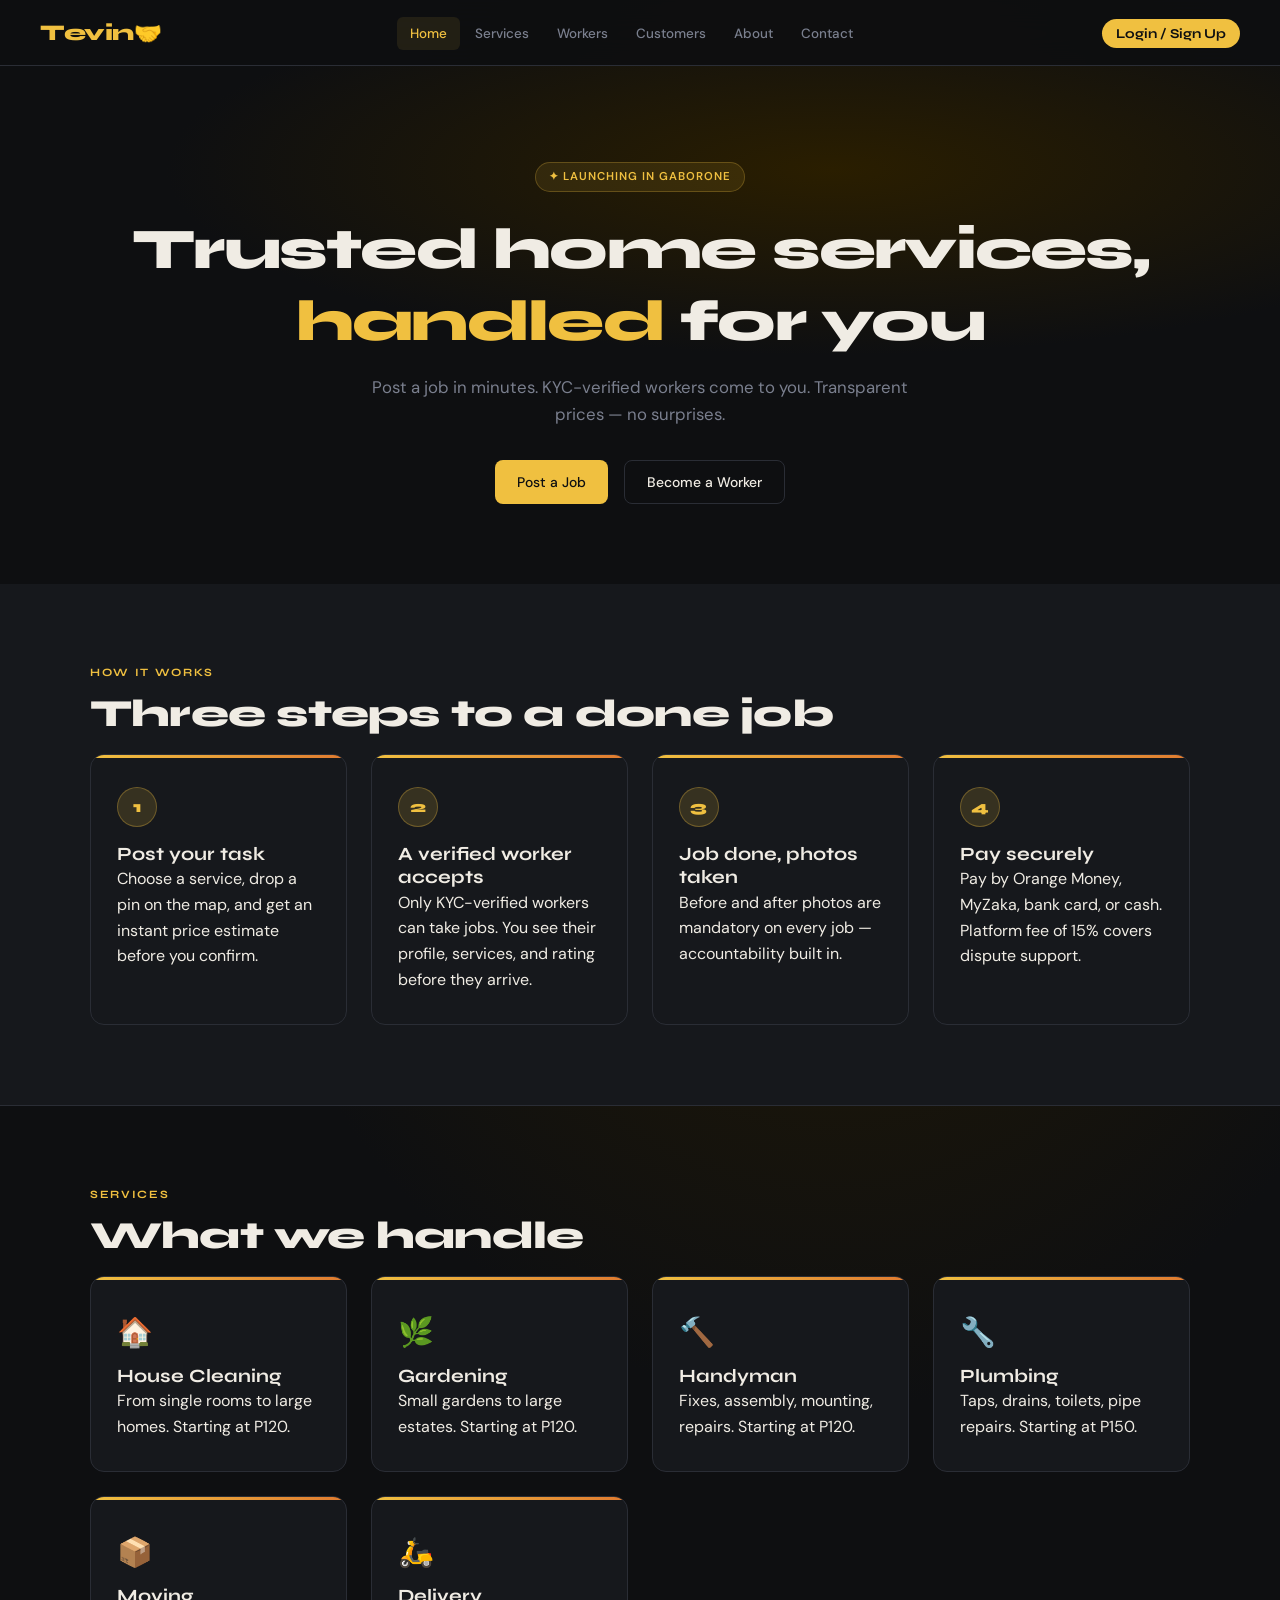
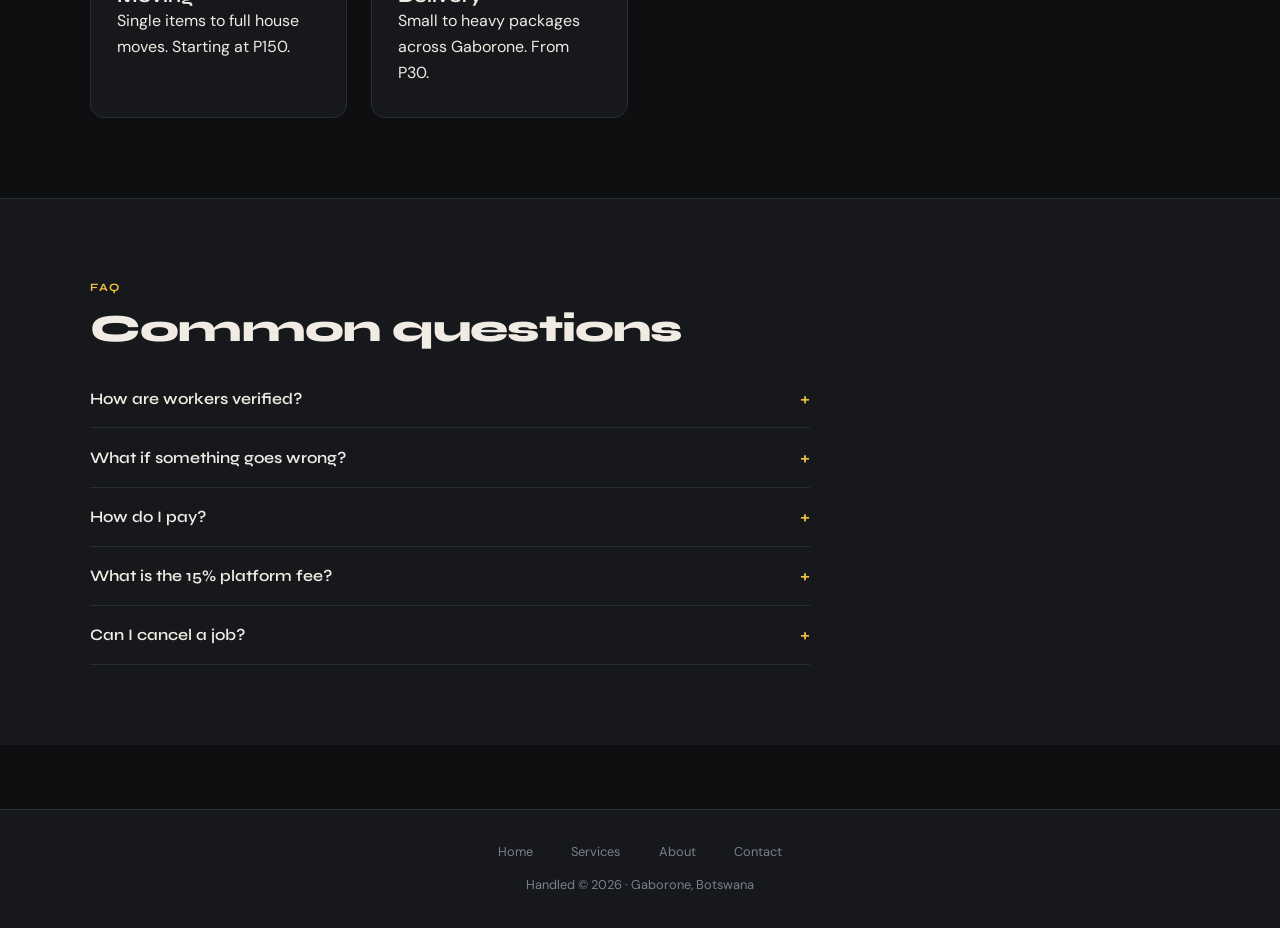
<file: index.html>
<!DOCTYPE html>
<html lang="en">
<head>
  <meta charset="UTF-8" />
  <meta name="viewport" content="width=device-width, initial-scale=1.0" />
  <title>Handled - Home</title>
  <meta name="description" content="Handled connects you with KYC-verified, trusted workers for house cleaning, plumbing, gardening, handyman jobs, moving, and delivery across Gaborone, Botswana." />
  <link rel="preconnect" href="https://fonts.googleapis.com" />
  <link href="https://fonts.googleapis.com/css2?family=Syne:wght@400;600;700;800&family=DM+Sans:wght@300;400;500;600&display=swap" rel="stylesheet" />
  <style>
    /* Paste ALL root tokens, element resets, structural CSS, and footer styles here verbatim from original code */
    :root {
      --bg: #0e0f11; --surface: #16181c; --surface2: #1e2127; --surface3: #252830; --border: #2a2d35;
      --accent: #f0c040; --accent2: #e07b30; --text: #f0ece4; --muted: #7a7f8e; --success: #4ade80;
      --danger: #f87171; --info: #60a5fa; --radius: 14px; --radius-sm: 8px; --radius-xs: 6px;
      --shadow: 0 4px 24px rgba(0,0,0,0.35); --shadow-lg: 0 8px 40px rgba(0,0,0,0.55); --primary: #0e0f11; --white: #f0ece4;
    }
    *, *::before, *::after { box-sizing: border-box; margin: 0; padding: 0; }
    body { font-family: 'DM Sans', sans-serif; background: var(--bg); color: var(--text); line-height: 1.6; overflow-x: hidden; }
    h1, h2, h3, h4 { font-family: 'Syne', sans-serif; line-height: 1.25; }
    nav { position: fixed; top: 0; left: 0; right: 0; z-index: 1000; background: rgba(14,15,17,.92); backdrop-filter: blur(18px); color: var(--white); display: flex; align-items: center; justify-content: space-between; padding: 0 2.5rem; height: 66px; border-bottom: 1px solid var(--border); }
    .nav-brand { font-family: 'Syne', sans-serif; font-weight: 800; font-size: 1.4rem; color: var(--accent); text-decoration: none; letter-spacing: -.02em; }
    .nav-links { display: flex; gap: 2px; list-style: none; }
    .nav-links a { padding: 8px 13px; border-radius: var(--radius-xs); font-size: .84rem; font-weight: 500; color: var(--muted); text-decoration: none; transition: all .18s; }
    .nav-links a.active { color: var(--accent); background: rgba(240,192,64,.09); }
    .hero { background: radial-gradient(ellipse 80% 55% at 65% 20%, #2a1e00, var(--bg) 65%); color: var(--white); padding: 6rem 2.5rem 5rem; text-align: center; }
    .hero h1 { font-size: clamp(2rem, 5vw, 3.6rem); font-weight: 800; margin-bottom: 1rem; letter-spacing: -.03em; }
    .hero h1 span { color: var(--accent); }
    .hero-badge { display: inline-flex; align-items: center; gap: 7px; background: rgba(240,192,64,.1); border: 1px solid rgba(240,192,64,.25); padding: 5px 13px; border-radius: 99px; margin-bottom: 22px; font-size: .71rem; letter-spacing: .09em; text-transform: uppercase; color: var(--accent); font-weight: 600; }
    .hero p { font-size: 1.05rem; color: var(--muted); max-width: 560px; margin: 0 auto 2rem; }
    .hero-btns { display: flex; gap: 1rem; justify-content: center; flex-wrap: wrap; }
    .btn { display: inline-flex; align-items: center; gap: .4rem; padding: 10px 22px; border-radius: var(--radius-sm); font-family: 'DM Sans', sans-serif; font-size: .87rem; font-weight: 500; cursor: pointer; border: none; transition: all .18s; text-decoration: none; }
    .btn-primary { background: var(--accent); color: #0e0f11; }
    .btn-outline { background: transparent; color: var(--text); border: 1px solid var(--border); }
    .section { padding: 5rem 2.5rem; }
    .section-inner { max-width: 1100px; margin: 0 auto; }
    .section-label { font-size: .7rem; font-weight: 700; text-transform: uppercase; letter-spacing: .15em; color: var(--accent); margin-bottom: .5rem; font-family: 'Syne', sans-serif; }
    .section-title { font-size: clamp(1.6rem, 3vw, 2.4rem); font-weight: 800; margin-bottom: 1rem; letter-spacing: -.02em; }
    .steps-grid { display: grid; grid-template-columns: repeat(auto-fit, minmax(220px, 1fr)); gap: 1.5rem; }
    .step-card { background: var(--surface); border: 1px solid var(--border); border-radius: var(--radius); padding: 2rem 1.6rem; position: relative; overflow: hidden; transition: all .22s; }
    .step-card::before { content: ''; position: absolute; top: 0; left: 0; right: 0; height: 3px; background: linear-gradient(90deg, var(--accent), var(--accent2)); }
    .step-num { width: 40px; height: 40px; border-radius: 50%; background: rgba(240,192,64,.15); color: var(--accent); border: 1px solid rgba(240,192,64,.3); display: flex; align-items: center; justify-content: center; font-family: 'Syne', sans-serif; font-weight: 800; font-size: 1rem; margin-bottom: 1rem; }
    .faq-list { max-width: 720px; }
    .faq-item { border-bottom: 1px solid var(--border); }
    .faq-q { width: 100%; background: none; border: none; text-align: left; padding: 1.1rem 0; font-family: 'Syne', sans-serif; font-size: 1rem; font-weight: 600; cursor: pointer; display: flex; justify-content: space-between; align-items: center; color: var(--text); }
    .faq-icon { font-size: 1.2rem; transition: transform .2s; color: var(--accent); }
    .faq-a { display: none; padding-bottom: 1rem; font-size: .88rem; color: var(--muted); line-height: 1.7; }
    .faq-a.open { display: block; }
    footer { background: var(--surface); border-top: 1px solid var(--border); color: var(--muted); text-align: center; padding: 2rem; font-size: .8rem; margin-top: 4rem; }
    footer a { color: var(--muted); text-decoration: none; margin: 0 .6rem; }
    .footer-links { display: flex; justify-content: center; flex-wrap: wrap; gap: .3rem 1.2rem; margin-bottom: .8rem; }
    #page-home { background: radial-gradient(ellipse 80% 55% at 65% 20%, #2a1e00, var(--bg) 65%); display: block; padding-top: 66px;}
  </style>
</head>
<body>

<nav aria-label="Main navigation">
  <a class="nav-brand" href="index.html">Tevin🤝</a>
  <ul class="nav-links" role="list">
    <li><a href="index.html" class="active">Home</a></li>
    <li><a href="services.html">Services</a></li>
    <li><a href="workers.html">Workers</a></li>
    <li><a href="customers.html">Customers</a></li>
    <li><a href="about.html">About</a></li>
    <li><a href="contact.html">Contact</a></li>
  </ul>
<div class="nav-right" id="navAuthZone">
    <a href="customers.html" style="font-size: .85rem; font-weight: 700; color: #0e0f11; background: var(--accent); text-decoration: none; padding: 6px 14px; border-radius: 20px; font-family: 'Syne', sans-serif;">Login / Sign Up</a>
  </div>
</nav>

<div class="page active" id="page-home">
  <section class="hero">
    <div class="hero-badge">✦ Launching in Gaborone</div>
    <h1>Trusted home services,<br><span>handled</span> for you</h1>
    <p>Post a job in minutes. KYC-verified workers come to you. Transparent prices — no surprises.</p>
    <div class="hero-btns">
      <a class="btn btn-primary" href="customers.html">Post a Job</a>
      <a class="btn btn-outline" href="workers.html">Become a Worker</a>
    </div>
  </section>

  <section class="section" style="background:var(--surface);border-bottom:1px solid var(--border);">
    <div class="section-inner">
      <p class="section-label">How it works</p>
      <h2 class="section-title">Three steps to a done job</h2>
      <div class="steps-grid">
        <div class="step-card"><div class="step-num" aria-hidden="true">1</div><h3>Post your task</h3><p>Choose a service, drop a pin on the map, and get an instant price estimate before you confirm.</p></div>
        <div class="step-card"><div class="step-num" aria-hidden="true">2</div><h3>A verified worker accepts</h3><p>Only KYC-verified workers can take jobs. You see their profile, services, and rating before they arrive.</p></div>
        <div class="step-card"><div class="step-num" aria-hidden="true">3</div><h3>Job done, photos taken</h3><p>Before and after photos are mandatory on every job — accountability built in.</p></div>
        <div class="step-card"><div class="step-num" aria-hidden="true">4</div><h3>Pay securely</h3><p>Pay by Orange Money, MyZaka, bank card, or cash. Platform fee of 15% covers dispute support.</p></div>
      </div>
    </div>
  </section>

  <section class="section">
    <div class="section-inner">
      <p class="section-label">Services</p>
      <h2 class="section-title">What we handle</h2>
      <div class="steps-grid">
        <div class="step-card" style="cursor:pointer" onclick="window.location.href='services.html'"><div style="font-size:1.8rem;margin-bottom:.6rem">🏠</div><h3>House Cleaning</h3><p>From single rooms to large homes. Starting at P120.</p></div>
        <div class="step-card" style="cursor:pointer" onclick="window.location.href='services.html'"><div style="font-size:1.8rem;margin-bottom:.6rem">🌿</div><h3>Gardening</h3><p>Small gardens to large estates. Starting at P120.</p></div>
        <div class="step-card" style="cursor:pointer" onclick="window.location.href='services.html'"><div style="font-size:1.8rem;margin-bottom:.6rem">🔨</div><h3>Handyman</h3><p>Fixes, assembly, mounting, repairs. Starting at P120.</p></div>
        <div class="step-card" style="cursor:pointer" onclick="window.location.href='services.html'"><div style="font-size:1.8rem;margin-bottom:.6rem">🔧</div><h3>Plumbing</h3><p>Taps, drains, toilets, pipe repairs. Starting at P150.</p></div>
        <div class="step-card" style="cursor:pointer" onclick="window.location.href='services.html'"><div style="font-size:1.8rem;margin-bottom:.6rem">📦</div><h3>Moving</h3><p>Single items to full house moves. Starting at P150.</p></div>
        <div class="step-card" style="cursor:pointer" onclick="window.location.href='services.html'"><div style="font-size:1.8rem;margin-bottom:.6rem">🛵</div><h3>Delivery</h3><p>Small to heavy packages across Gaborone. From P30.</p></div>
      </div>
    </div>
  </section>

  <section class="section" style="background:var(--surface);border-top:1px solid var(--border);">
    <div class="section-inner">
      <p class="section-label">FAQ</p>
      <h2 class="section-title">Common questions</h2>
      <div class="faq-list" id="faqList">
          <div class="faq-item"><button class="faq-q" onclick="toggleFaq(this)" aria-expanded="false">How are workers verified? <span class="faq-icon">+</span></button><div class="faq-a">Every worker submits a government-issued ID and a selfie. Our admin team manually reviews these before approving. Workers cannot go online until verified.</div></div>
        <div class="faq-item"><button class="faq-q" onclick="toggleFaq(this)" aria-expanded="false">What if something goes wrong? <span class="faq-icon">+</span></button><div class="faq-a">Contact our support team within 48 hours of job completion. We review the mandatory before and after photos and mediate between you and the worker. Refunds are assessed case by case.</div></div>
        <div class="faq-item"><button class="faq-q" onclick="toggleFaq(this)" aria-expanded="false">How do I pay? <span class="faq-icon">+</span></button><div class="faq-a">We accept Orange Money, MyZaka, bank card, and cash. Payment is confirmed once the job is marked done and both parties are satisfied.</div></div>
        <div class="faq-item"><button class="faq-q" onclick="toggleFaq(this)" aria-expanded="false">What is the 15% platform fee? <span class="faq-icon">+</span></button><div class="faq-a">Handled retains 15% of the job value to cover platform operations, KYC verification, dispute resolution, and customer support. This is always deducted from the worker payout, not added to your bill.</div></div>
        <div class="faq-item"><button class="faq-q" onclick="toggleFaq(this)" aria-expanded="false">Can I cancel a job? <span class="faq-icon">+</span></button><div class="faq-a">Yes — before a worker accepts, you can cancel at no charge. After acceptance, please contact support as cancellation policies may vary.</div></div>
      </div>
    </div>
  </section>

<footer>
    <div class="footer-links">
      <a href="index.html">Home</a><a href="services.html">Services</a><a href="about.html">About</a><a href="contact.html">Contact</a>
    </div>
    <p>Handled &copy; 2026 &middot; Gaborone, Botswana</p>
  </footer>
</div> <script>
window.addEventListener('DOMContentLoaded', () => {
  try {
    const sessionUser = localStorage.getItem('handled_current_user');
    if (sessionUser) {
      const user = JSON.parse(sessionUser);
      const navAuthZone = document.getElementById('navAuthZone');
      
      if (navAuthZone) {
        // If the user object contains an 'area' property, they are a worker
        const emoji = user.area ? '👷' : '👋';
        navAuthZone.innerHTML = `<span style="font-size:0.85rem; color:var(--accent); font-weight:700;">${emoji} ${user.name}</span>`;
      }
    }
  } catch (e) {
    console.error("Session sync failed:", e);
  }
});
</script>


</body>
</html>
</file>
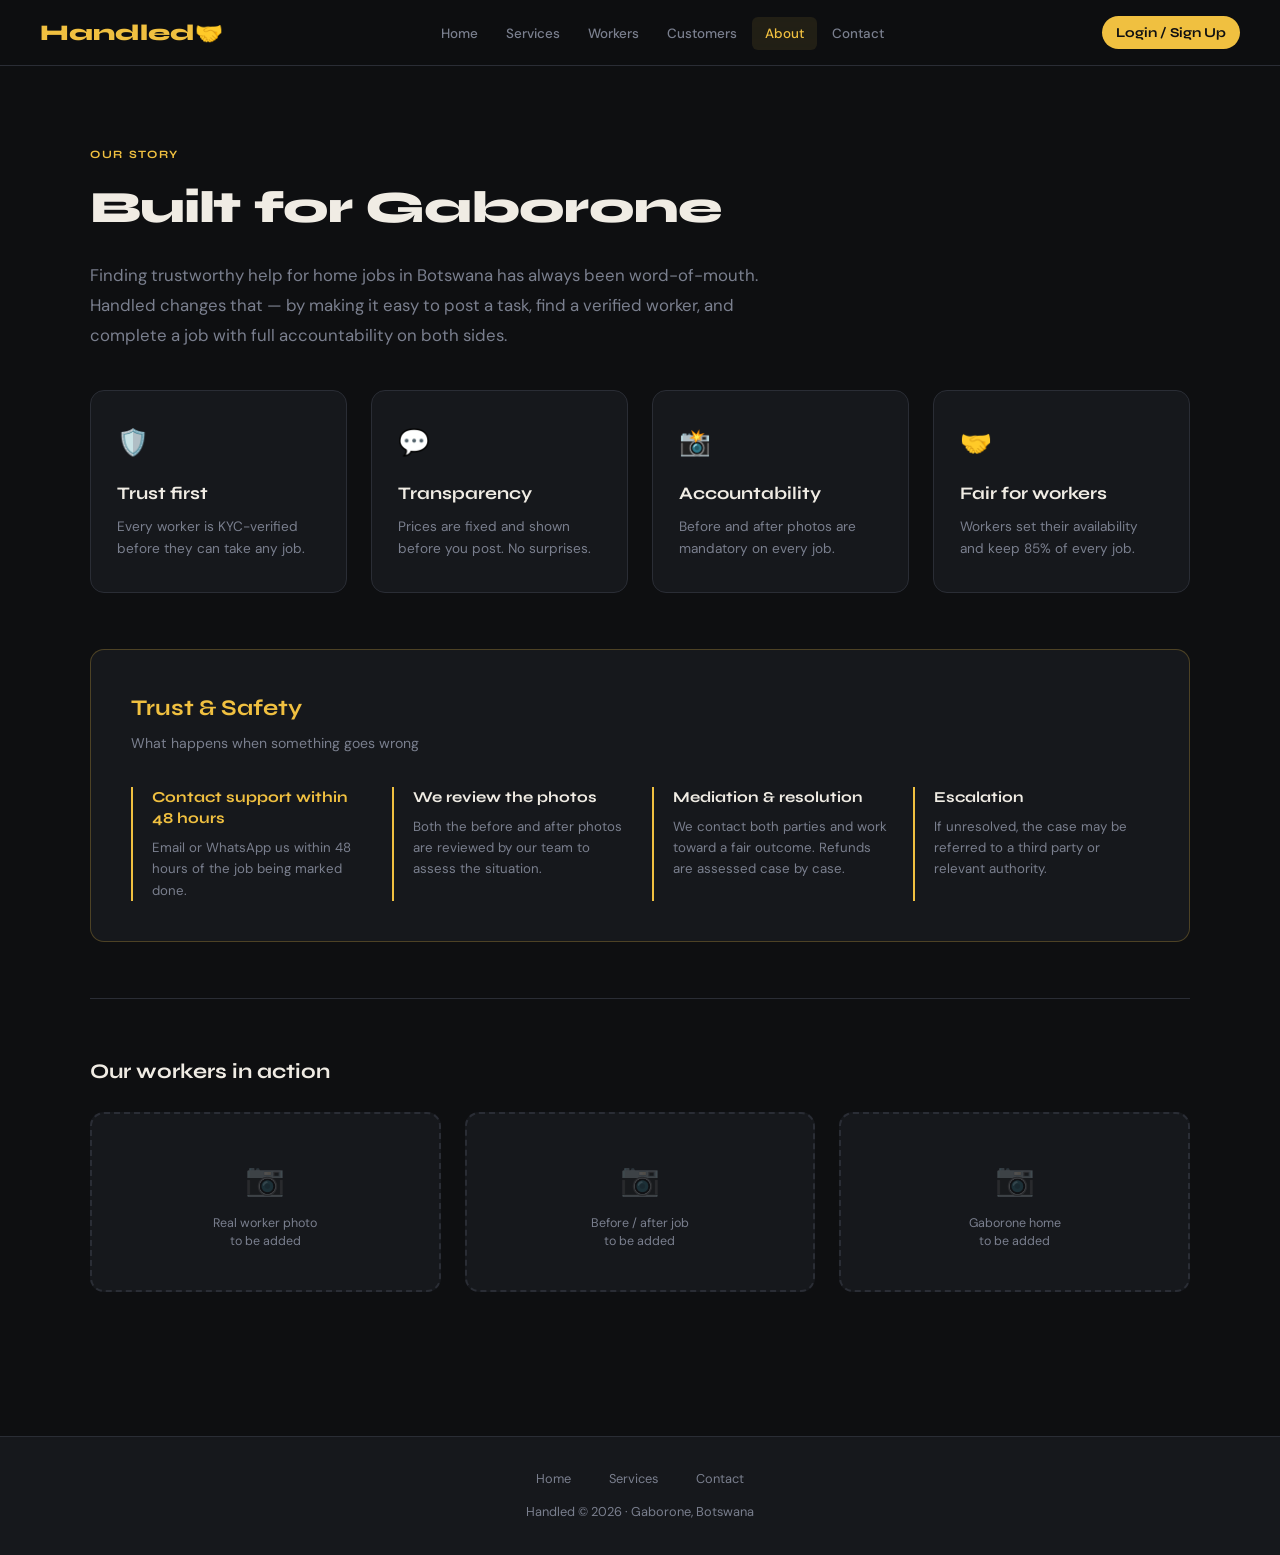
<file: about.html>
<!DOCTYPE html>
<html lang="en">
<head>
  <meta charset="UTF-8" />
  <meta name="viewport" content="width=device-width, initial-scale=1.0" />
  <title>Handled - About Us</title>
  <link rel="preconnect" href="https://fonts.googleapis.com" />
  <link href="https://fonts.googleapis.com/css2?family=Syne:wght@400;600;700;800&family=DM+Sans:wght@300;400;500;600&display=swap" rel="stylesheet" />
  <style>
    :root {
      --bg: #0e0f11; --surface: #16181c; --surface2: #1e2127; --border: #2a2d35;
      --accent: #f0c040; --text: #f0ece4; --muted: #7a7f8e; --radius: 14px; --radius-sm: 8px;
    }
    *, *::before, *::after { box-sizing: border-box; margin: 0; padding: 0; }
    body { font-family: 'DM Sans', sans-serif; background: var(--bg); color: var(--text); line-height: 1.6; padding-top: 66px;}
    h1, h2, h3, h4 { font-family: 'Syne', sans-serif; }
    
    /* Navbar Styles */
    nav { position: fixed; top: 0; left: 0; right: 0; z-index: 1000; background: rgba(14,15,17,.92); backdrop-filter: blur(18px); display: flex; align-items: center; justify-content: space-between; padding: 0 2.5rem; height: 66px; border-bottom: 1px solid var(--border); }
    .nav-brand { font-family: 'Syne', sans-serif; font-weight: 800; font-size: 1.4rem; color: var(--accent); text-decoration: none; }
    .nav-links { display: flex; gap: 2px; list-style: none; }
    .nav-links a { padding: 8px 13px; font-size: .84rem; font-weight: 500; color: var(--muted); text-decoration: none; }
    .nav-links a.active { color: var(--accent); background: rgba(240,192,64,.09); border-radius: 6px; }
    .nav-right { display: flex; align-items: center; gap: .8rem; }
    .nav-right a { font-size: .85rem; font-weight: 700; color: #0e0f11; background: var(--accent); text-decoration: none; padding: 6px 14px; border-radius: 20px; font-family: 'Syne', sans-serif; }
    
    /* Layout Configurations */
    .section { padding: 5rem 2.5rem; }
    .section-inner { max-width: 1100px; margin: 0 auto; }
    .section-label { font-size: .7rem; font-weight: 700; text-transform: uppercase; letter-spacing: .15em; color: var(--accent); margin-bottom: .5rem; font-family: 'Syne', sans-serif; }
    .section-title { font-size: clamp(2rem, 4vw, 2.8rem); font-weight: 800; margin-bottom: 1rem; letter-spacing: -.02em; }
    
    /* Values 4-Column Grid */
    .values-grid { display: grid; grid-template-columns: repeat(auto-fit, minmax(220px, 1fr)); gap: 1.5rem; margin-top: 2.5rem; }
    .value-card { background: var(--surface); border: 1px solid var(--border); border-radius: var(--radius); padding: 2rem 1.6rem; transition: all .22s; }
    .value-card:hover { border-color: rgba(240,192,64,.3); transform: translateY(-2px); }
    .value-icon { font-size: 1.6rem; margin-bottom: 1rem; display: block; }
    .value-card h3 { font-size: 1.1rem; margin-bottom: .5rem; font-weight: 700; }
    .value-card p { font-size: .85rem; color: var(--muted); line-height: 1.6; }
    
    /* Trust & Safety Panel Box */
    .trust-section { background: var(--surface); border: 1px solid rgba(240,192,64,0.25); border-radius: var(--radius); padding: 2.5rem; margin-top: 3.5rem; }
    .trust-section h3 { font-size: 1.4rem; font-weight: 700; margin-bottom: .4rem; color: var(--accent); }
    .trust-section > p { font-size: .88rem; color: var(--muted); margin-bottom: 2rem; }
    
    /* Trust Workflow Steps (Horizontal with side borders) */
    .trust-steps { display: grid; grid-template-columns: repeat(auto-fit, minmax(220px, 1fr)); gap: 1.5rem; }
    .trust-step { border-left: 2px solid var(--accent); padding-left: 1.2rem; }
    .trust-step h4 { font-size: .95rem; font-weight: 700; margin-bottom: .5rem; color: var(--text); line-height: 1.4; }
    .trust-step p { font-size: .83rem; color: var(--muted); line-height: 1.6; }
    
    /* Photo Placeholders Section */
    .photo-grid { display: grid; grid-template-columns: repeat(auto-fit, minmax(250px, 1fr)); gap: 1.5rem; margin-top: 1.5rem; }
    .photo-placeholder { background: var(--surface); border: 2px dashed var(--border); border-radius: var(--radius); display: flex; flex-direction: column; align-items: center; justify-content: center; gap: .6rem; padding: 3rem 1.5rem; text-align: center; height: 180px; }
    .photo-placeholder .ph-icon { font-size: 2rem; opacity: .25; }
    .photo-placeholder p { font-size: .78rem; color: var(--muted); line-height: 1.4; }
    
    .divider { height: 1px; background: var(--border); margin: 3.5rem 0; }
    
    /* Footer styles */
    footer { background: var(--surface); text-align: center; padding: 2rem; margin-top: 4rem; border-top: 1px solid var(--border); color: var(--muted); font-size: .8rem; }
    footer a { color: var(--muted); text-decoration: none; margin: 0 .6rem; }
    .footer-links { display: flex; justify-content: center; flex-wrap: wrap; gap: .3rem 1.2rem; margin-bottom: .8rem; }
  </style>
</head>
<body>

<nav>
  <a class="nav-brand" href="index.html">Handled🤝</a>
  <ul class="nav-links">
    <li><a href="index.html">Home</a></li>
    <li><a href="services.html">Services</a></li>
    <li><a href="workers.html">Workers</a></li>
    <li><a href="customers.html">Customers</a></li>
    <li><a href="about.html" class="active">About</a></li>
    <li><a href="contact.html">Contact</a></li>
  </ul>
 <div class="nav-right" id="navAuthZone">
    <a href="customers.html" style="font-size: .85rem; font-weight: 700; color: #0e0f11; background: var(--accent); text-decoration: none; padding: 6px 14px; border-radius: 20px; font-family: 'Syne', sans-serif;">Login / Sign Up</a>
  </div>
</nav>

<div class="page" style="display:block;">
  <section class="section">
    <div class="section-inner">
      <p class="section-label">Our story</p>
      <h2 class="section-title">Built for Gaborone</h2>
      <p style="max-width: 720px; color: var(--muted); font-size: 1.05rem; line-height: 1.8;">
        Finding trustworthy help for home jobs in Botswana has always been word-of-mouth. Handled changes that — by making it easy to post a task, find a verified worker, and complete a job with full accountability on both sides.
      </p>
      
      <div class="values-grid">
        <div class="value-card">
          <span class="value-icon">🛡️</span>
          <h3>Trust first</h3>
          <p>Every worker is KYC-verified before they can take any job.</p>
        </div>
        <div class="value-card">
          <span class="value-icon">💬</span>
          <h3>Transparency</h3>
          <p>Prices are fixed and shown before you post. No surprises.</p>
        </div>
        <div class="value-card">
          <span class="value-icon">📸</span>
          <h3>Accountability</h3>
          <p>Before and after photos are mandatory on every job.</p>
        </div>
        <div class="value-card">
          <span class="value-icon">🤝</span>
          <h3>Fair for workers</h3>
          <p>Workers set their availability and keep 85% of every job.</p>
        </div>
      </div>
      
      <div class="trust-section">
        <h3>Trust & Safety</h3>
        <p>What happens when something goes wrong</p>
        
        <div class="trust-steps">
          <div class="trust-step">
            <h4 style="color: var(--accent);">Contact support within 48 hours</h4>
            <p>Email or WhatsApp us within 48 hours of the job being marked done.</p>
          </div>
          <div class="trust-step">
            <h4>We review the photos</h4>
            <p>Both the before and after photos are reviewed by our team to assess the situation.</p>
          </div>
          <div class="trust-step">
            <h4>Mediation & resolution</h4>
            <p>We contact both parties and work toward a fair outcome. Refunds are assessed case by case.</p>
          </div>
          <div class="trust-step">
            <h4>Escalation</h4>
            <p>If unresolved, the case may be referred to a third party or relevant authority.</p>
          </div>
        </div>
      </div>
      
      <div class="divider"></div>
      
      <h3 style="margin-bottom: 1rem; font-size: 1.3rem;">Our workers in action</h3>
      <div class="photo-grid">
        <div class="photo-placeholder">
          <div class="ph-icon">📷</div>
          <p>Real worker photo<br>to be added</p>
        </div>
        <div class="photo-placeholder">
          <div class="ph-icon">📷</div>
          <p>Before / after job<br>to be added</p>
        </div>
        <div class="photo-placeholder">
          <div class="ph-icon">📷</div>
          <p>Gaborone home<br>to be added</p>
        </div>
      </div>

    </div>
  </section>
  
 <footer>
    <div class="footer-links">
      <a href="index.html">Home</a><a href="services.html">Services</a><a  href="contact.html">Contact</a>
    </div>
    <p>Handled &copy; 2026 &middot; Gaborone, Botswana</p>
  </footer>
</div> <script>
window.addEventListener('DOMContentLoaded', () => {
  try {
    const sessionUser = localStorage.getItem('handled_current_user');
    if (sessionUser) {
      const user = JSON.parse(sessionUser);
      const navAuthZone = document.getElementById('navAuthZone');
      
      if (navAuthZone) {
        // If the user object contains an 'area' property, they are a worker
        const emoji = user.area ? '👷' : '👋';
        navAuthZone.innerHTML = `<span style="font-size:0.85rem; color:var(--accent); font-weight:700;">${emoji} ${user.name}</span>`;
      }
    }
  } catch (e) {
    console.error("Session sync failed:", e);
  }
});
</script>


</body>
</html>
</file>
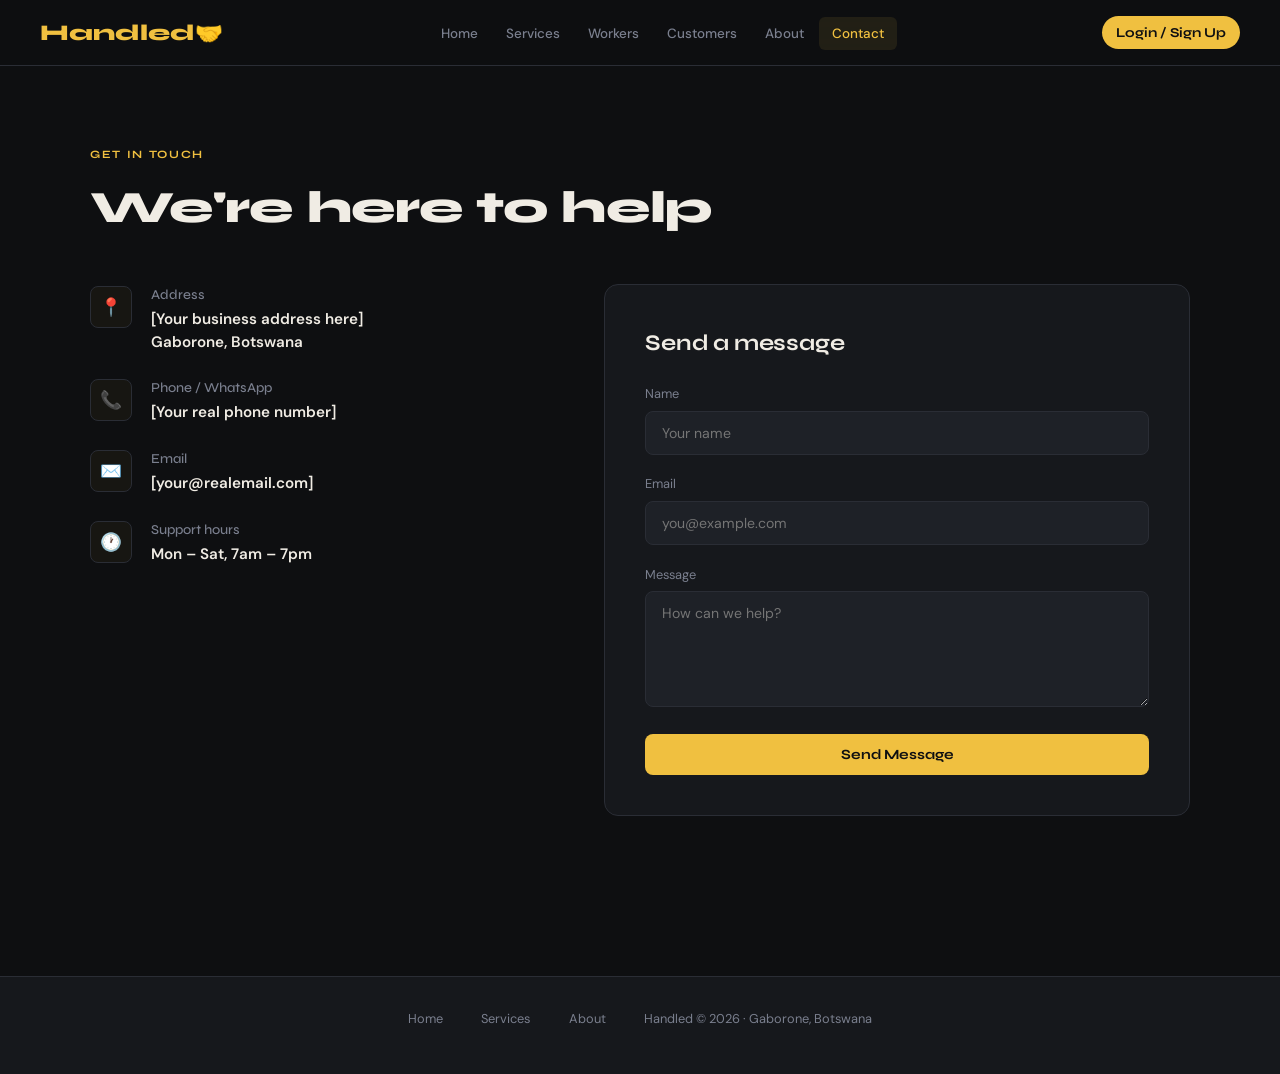
<file: contact.html>
<!DOCTYPE html>
<html lang="en">
<head>
  <meta charset="UTF-8" />
  <meta name="viewport" content="width=device-width, initial-scale=1.0" />
  <title>Handled - Contact Us</title>
  <link rel="preconnect" href="https://fonts.googleapis.com" />
  <link href="https://fonts.googleapis.com/css2?family=Syne:wght@400;600;700;800&family=DM+Sans:wght@300;400;500;600&display=swap" rel="stylesheet" />
  <style>
    :root {
      --bg: #0e0f11; --surface: #16181c; --surface2: #1e2127; --border: #2a2d35;
      --accent: #f0c040; --text: #f0ece4; --muted: #7a7f8e; --radius: 14px; --radius-sm: 8px; --success: #4ade80;
    }
    *, *::before, *::after { box-sizing: border-box; margin: 0; padding: 0; }
    body { font-family: 'DM Sans', sans-serif; background: var(--bg); color: var(--text); line-height: 1.6; padding-top: 66px;}
    h1, h2, h3, h4 { font-family: 'Syne', sans-serif; }
    
    /* Navigation Style */
    nav { position: fixed; top: 0; left: 0; right: 0; z-index: 1000; background: rgba(14,15,17,.92); backdrop-filter: blur(18px); display: flex; align-items: center; justify-content: space-between; padding: 0 2.5rem; height: 66px; border-bottom: 1px solid var(--border); }
    .nav-brand { font-family: 'Syne', sans-serif; font-weight: 800; font-size: 1.4rem; color: var(--accent); text-decoration: none; }
    .nav-links { display: flex; gap: 2px; list-style: none; }
    .nav-links a { padding: 8px 13px; font-size: .84rem; font-weight: 500; color: var(--muted); text-decoration: none; }
    .nav-links a.active { color: var(--accent); background: rgba(240,192,64,.09); border-radius: 6px; }
    .nav-right { display: flex; align-items: center; gap: .8rem; }
    .nav-right a { font-size: .85rem; font-weight: 700; color: #0e0f11; background: var(--accent); text-decoration: none; padding: 6px 14px; border-radius: 20px; font-family: 'Syne', sans-serif; }
    
    /* Contact Split Grid Layout */
    .section { padding: 5rem 2.5rem; }
    .section-inner { max-width: 1100px; margin: 0 auto; }
    .section-label { font-size: .7rem; font-weight: 700; text-transform: uppercase; letter-spacing: .15em; color: var(--accent); margin-bottom: .5rem; font-family: 'Syne', sans-serif; }
    .section-title { font-size: clamp(2rem, 4vw, 2.8rem); font-weight: 800; margin-bottom: 2.5rem; letter-spacing: -.02em; }
    
    .contact-grid { display: grid; grid-template-columns: 1fr 1.3fr; gap: 4rem; align-items: start; }
    @media(max-width:768px) { .contact-grid { grid-template-columns: 1fr; gap: 2.5rem; } }
    
    /* Left Details Elements */
    .contact-info { display: flex; flex-direction: column; gap: 1.5rem; }
    .contact-item { display: flex; align-items: flex-start; gap: 1.2rem; }
    .contact-icon { width: 42px; height: 42px; background: rgba(240,192,64,.04); color: var(--accent); border: 1px solid var(--border); border-radius: var(--radius-sm); display: flex; align-items: center; justify-content: center; font-size: 1.1rem; flex-shrink: 0; margin-top: 2px; }
    .contact-item h4 { font-size: .85rem; color: var(--muted); font-weight: 500; margin-bottom: .15rem; }
    .contact-item p { font-weight: 600; font-size: .95rem; color: var(--text); line-height: 1.5; }
    
    /* Right Card Form Elements */
    .auth-card { background: var(--surface); border: 1px solid var(--border); border-radius: var(--radius); padding: 2.5rem; }
    .auth-card h3 { font-size: 1.4rem; font-weight: 700; margin-bottom: 1.5rem; letter-spacing: -0.01em; }
    
    .form-group { margin-bottom: 1.2rem; }
    .form-group label { display: block; font-size: .8rem; margin-bottom: .4rem; color: var(--muted); }
    .form-group input, .form-group textarea { width: 100%; padding: .75rem 1rem; border: 1.5px solid var(--border); border-radius: var(--radius-sm); background: var(--surface2); color: var(--text); font-family: inherit; font-size: .88rem; transition: border-color .18s; }
    .form-group input:focus, .form-group textarea:focus { outline: none; border-color: var(--accent); }
    .form-group textarea { resize: vertical; }
    
    /* Form Interactive Buttons */
    .btn { display: inline-flex; align-items: center; justify-content: center; width: 100%; padding: 12px 22px; border-radius: var(--radius-sm); cursor: pointer; border: none; font-weight: 700; font-family: 'Syne', sans-serif; font-size: .88rem; transition: all .18s; }
    .btn-primary { background: var(--accent); color: #0e0f11; }
    .btn-primary:hover { background: #ffd055; transform: translateY(-1px); }
    
    /* Verification Alerts */
    .alert { padding: .8rem 1.2rem; border-radius: var(--radius-sm); font-size: .85rem; margin-bottom: 1.2rem; }
    .alert-success { background: rgba(74,222,128,.08); color: var(--success); border: 1px solid rgba(74,222,128,.25); }
    .hidden { display: none !important; }
    
    /* Footer Area Configuration */
    footer { background: var(--surface); text-align: center; padding: 2rem; margin-top: 5rem; border-top: 1px solid var(--border); color: var(--muted); font-size: .8rem; }
    footer a { color: var(--muted); text-decoration: none; margin: 0 .6rem; }
    .footer-links { display: flex; justify-content: center; flex-wrap: wrap; gap: .3rem 1.2rem; margin-bottom: .8rem; }
  </style>
</head>
<body>

<!-- NAVIGATION BAR -->
<nav>
  <a class="nav-brand" href="index.html">Handled🤝</a>
  <ul class="nav-links">
    <li><a href="index.html">Home</a></li>
    <li><a href="services.html">Services</a></li>
    <li><a href="workers.html">Workers</a></li>
    <li><a href="customers.html">Customers</a></li>
    <li><a href="about.html">About</a></li>
    <li><a href="contact.html" class="active">Contact</a></li>
  </ul>
 <div class="nav-right" id="navAuthZone">
    <a href="customers.html" style="font-size: .85rem; font-weight: 700; color: #0e0f11; background: var(--accent); text-decoration: none; padding: 6px 14px; border-radius: 20px; font-family: 'Syne', sans-serif;">Login / Sign Up</a>
  </div>
</nav>

<!-- MAIN CONTENT BLOCK -->
<div class="page" style="display:block;">
  <section class="section">
    <div class="section-inner">
      <p class="section-label">Get in touch</p>
      <h2 class="section-title">We're here to help</h2>
      
      <div class="contact-grid">
        
        <!-- LEFT BUSINESS INFORMATION PANEL -->
        <div class="contact-info">
          
          <!-- Address Card Option -->
          <div class="contact-item">
            <div class="contact-icon">📍</div>
            <div>
              <h4>Address</h4>
              <p>[Your business address here]<br>Gaborone, Botswana</p>
            </div>
          </div>
          
          <!-- Phone Card Option -->
          <div class="contact-item">
            <div class="contact-icon">📞</div>
            <div>
              <h4>Phone / WhatsApp</h4>
              <p>[Your real phone number]</p>
            </div>
          </div>
          
          <!-- Email Card Option -->
          <div class="contact-item">
            <div class="contact-icon">✉️</div>
            <div>
              <h4>Email</h4>
              <p>[your@realemail.com]</p>
            </div>
          </div>
          
          <!-- Support Hours Card Option -->
          <div class="contact-item">
            <div class="contact-icon">🕐</div>
            <div>
              <h4>Support hours</h4>
              <p>Mon – Sat, 7am – 7pm</p>
            </div>
          </div>
          
        </div>
        
        <!-- RIGHT FORM ENTRY CARD PANEL -->
        <div class="auth-card">
          <h3>Send a message</h3>
          
          <div class="form-group">
            <label>Name</label>
            <input type="text" id="contactName" placeholder="Your name" />
          </div>
          
          <div class="form-group">
            <label>Email</label>
            <input type="email" id="contactEmail" placeholder="you@example.com" />
          </div>
          
          <div class="form-group">
            <label>Message</label>
            <textarea id="contactMsg" rows="5" placeholder="How can we help?"></textarea>
          </div>
          
          <div id="contactSuccess" class="alert alert-success hidden">Message sent! We'll get back to you shortly.</div>
          
          <button class="btn btn-primary" onclick="sendContact()">Send Message</button>
        </div>
        
      </div>
    </div>
  </section>
  
  <footer>
    <div class="footer-links">
      <a href="index.html">Home</a><a href="services.html">Services</a><a href="about.html">About</a><a 
    </div>
    <p>Handled &copy; 2026 &middot; Gaborone, Botswana</p>
  </footer>
</div>

<script>
function sendContact() {
  const name = document.getElementById('contactName').value.trim();
  const email = document.getElementById('contactEmail').value.trim();
  const msg = document.getElementById('contactMsg').value.trim();
  const successAlert = document.getElementById('contactSuccess');
  
  if(!name || !email || !msg) { 
    alert('Please fill in all layout field inputs before submitting.'); 
    return; 
  }
  window.addEventListener('DOMContentLoaded', () => {
  try {
    const sessionUser = localStorage.getItem('handled_current_user');
    if (sessionUser) {
      const user = JSON.parse(sessionUser);
      const navAuthZone = document.getElementById('navAuthZone');
      
      if (navAuthZone) {
        // If the user object contains an 'area' property, they are a worker
        const emoji = user.area ? '👷' : '👋';
        navAuthZone.innerHTML = `<span style="font-size:0.85rem; color:var(--accent); font-weight:700;">${emoji} ${user.name}</span>`;
      }
    }
  } catch (e) {
    console.error("Session sync failed:", e);
  }
});
  
  // Displays message confirmation container overlay
  successAlert.classList.remove('hidden');
  
  // Resets entry tracking variables cleanly
  document.getElementById('contactName').value = '';
  document.getElementById('contactEmail').value = '';
  document.getElementById('contactMsg').value = '';
}
</script>
</body>
</html>
</file>
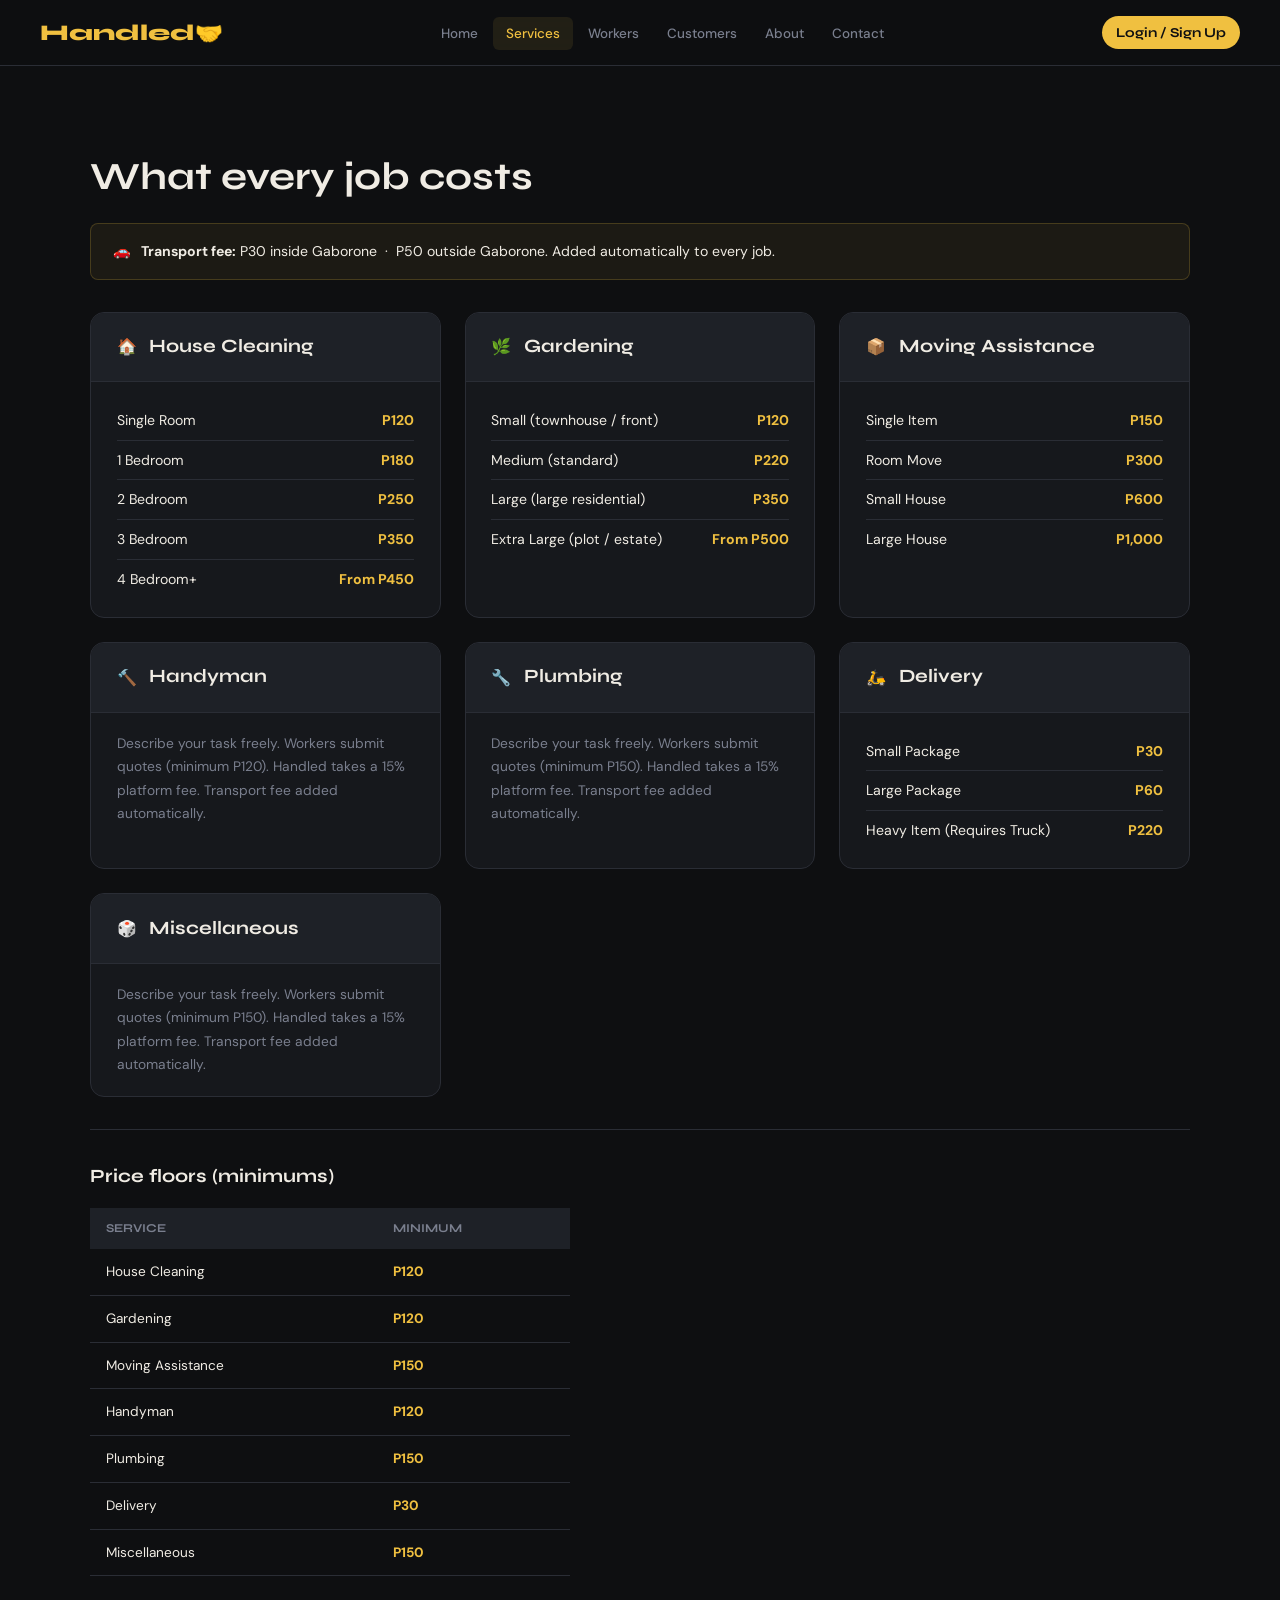
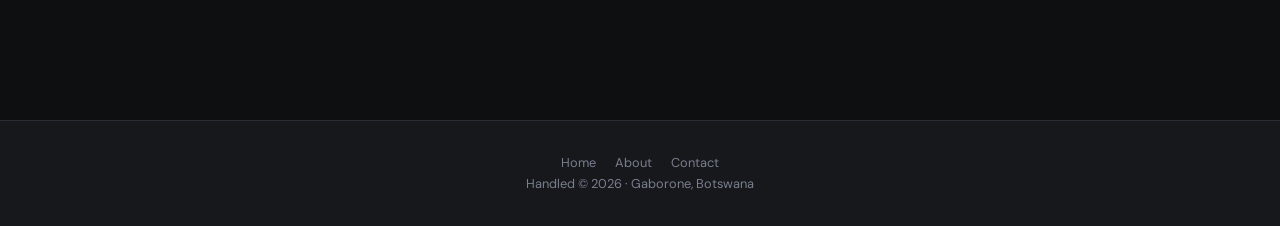
<file: services.html>
<!DOCTYPE html>
<html lang="en">
<head>
  <meta charset="UTF-8" />
  <meta name="viewport" content="width=device-width, initial-scale=1.0" />
  <title>Handled - Services</title>
  <link rel="preconnect" href="https://fonts.googleapis.com" />
  <link href="https://fonts.googleapis.com/css2?family=Syne:wght@400;600;700;800&family=DM+Sans:wght@300;400;500;600&display=swap" rel="stylesheet" />
  <style>
    :root {
      --bg: #0e0f11; --surface: #16181c; --surface2: #1e2127; --border: #2a2d35;
      --accent: #f0c040; --text: #f0ece4; --muted: #7a7f8e; --radius: 14px; --radius-sm: 8px;
    }
    *, *::before, *::after { box-sizing: border-box; margin: 0; padding: 0; }
    body { font-family: 'DM Sans', sans-serif; background: var(--bg); color: var(--text); line-height: 1.6; padding-top: 66px;}
    h1, h2, h3, th { font-family: 'Syne', sans-serif; }
    nav { position: fixed; top: 0; left: 0; right: 0; z-index: 1000; background: rgba(14,15,17,.92); backdrop-filter: blur(18px); display: flex; align-items: center; justify-content: space-between; padding: 0 2.5rem; height: 66px; border-bottom: 1px solid var(--border); }
    .nav-brand { font-family: 'Syne', sans-serif; font-weight: 800; font-size: 1.4rem; color: var(--accent); text-decoration: none; }
    .nav-links { display: flex; gap: 2px; list-style: none; }
    .nav-links a { padding: 8px 13px; font-size: .84rem; font-weight: 500; color: var(--muted); text-decoration: none; }
    .nav-links a.active { color: var(--accent); background: rgba(240,192,64,.09); border-radius: 6px; }
    .nav-right { display: flex; align-items: center; gap: .8rem; }
    .nav-right a { font-size: .85rem; font-weight: 700; color: #0e0f11; background: var(--accent); text-decoration: none; padding: 6px 14px; border-radius: 20px; font-family: 'Syne', sans-serif; }
    .section { padding: 5rem 2.5rem; }
    .section-inner { max-width: 1100px; margin: 0 auto; }
    .services-grid { display: grid; grid-template-columns: repeat(auto-fit, minmax(300px, 1fr)); gap: 1.5rem; }
    .service-card { background: var(--surface); border: 1px solid var(--border); border-radius: var(--radius); overflow: hidden; display: flex; flex-direction: column; }
    .service-header { background: var(--surface2); padding: 1.2rem 1.6rem; display: flex; align-items: center; gap: .8rem; border-bottom: 1px solid var(--border); }
    .service-body { padding: 1.2rem 1.6rem; flex-grow: 1; }
    .price-table { width: 100%; border-collapse: collapse; font-size: .88rem; }
    .price-table td { padding: .5rem 0; border-bottom: 1px solid var(--border); }
    .price-table tr:last-child td { border-bottom: none; }
    .price-table td:last-child { text-align: right; font-weight: 700; color: var(--accent); }
    .transport-banner { background: rgba(240,192,64,.06); border: 1px solid rgba(240,192,64,.2); border-radius: var(--radius-sm); padding: 1rem 1.4rem; margin-bottom: 2rem; display: flex; gap: .6rem; font-size: .88rem; }
    .data-table { width: 100%; border-collapse: collapse; font-size: .85rem; margin-top: 1rem; }
    .data-table th { background: var(--surface2); padding: .7rem 1rem; text-align: left; color: var(--muted); font-size: .75rem; text-transform: uppercase; }
    .data-table td { padding: .75rem 1rem; border-bottom: 1px solid var(--border); }
    .divider { height: 1px; background: var(--border); margin: 2rem 0; }
    footer { background: var(--surface); text-align: center; padding: 2rem; margin-top: 4rem; border-top: 1px solid var(--border); color: var(--muted); font-size: .8rem; }
    footer a { color: var(--muted); text-decoration: none; margin: 0 .6rem; }
  </style>
</head>
<body>

<nav aria-label="Main navigation">
  <a class="nav-brand" href="index.html">Handled🤝</a>
  <ul class="nav-links" role="list">
    <li><a href="index.html">Home</a></li>
    <li><a href="services.html" class="active">Services</a></li>
    <li><a href="workers.html">Workers</a></li>
    <li><a href="customers.html">Customers</a></li>
    <li><a href="about.html">About</a></li>
    <li><a href="contact.html">Contact</a></li>
  </ul>
 <div class="nav-right" id="navAuthZone">
    <a href="customers.html" style="font-size: .85rem; font-weight: 700; color: #0e0f11; background: var(--accent); text-decoration: none; padding: 6px 14px; border-radius: 20px; font-family: 'Syne', sans-serif;">Login / Sign Up</a>
  </div>
</nav>

<div class="page" style="display:block;">
  <section class="section">
    <div class="section-inner">
      <h2 style="font-size: 2.4rem; margin-bottom: 1rem;">What every job costs</h2>
      <div class="transport-banner">
        <span>🚗</span>
        <div><strong>Transport fee:</strong> P30 inside Gaborone &nbsp;·&nbsp; P50 outside Gaborone. Added automatically to every job.</div>
      </div>
      
      <div class="services-grid">
        
        <div class="service-card">
          <div class="service-header"><span>🏠</span><h3>House Cleaning</h3></div>
          <div class="service-body">
            <table class="price-table">
              <tr><td>Single Room</td><td>P120</td></tr>
              <tr><td>1 Bedroom</td><td>P180</td></tr>
              <tr><td>2 Bedroom</td><td>P250</td></tr>
              <tr><td>3 Bedroom</td><td>P350</td></tr>
              <tr><td>4 Bedroom+</td><td>From P450</td></tr>
            </table>
          </div>
        </div>
        
        <div class="service-card">
          <div class="service-header"><span>🌿</span><h3>Gardening</h3></div>
          <div class="service-body">
            <table class="price-table">
              <tr><td>Small (townhouse / front)</td><td>P120</td></tr>
              <tr><td>Medium (standard)</td><td>P220</td></tr>
              <tr><td>Large (large residential)</td><td>P350</td></tr>
              <tr><td>Extra Large (plot / estate)</td><td>From P500</td></tr>
            </table>
          </div>
        </div>

        <div class="service-card">
          <div class="service-header"><span>📦</span><h3>Moving Assistance</h3></div>
          <div class="service-body">
            <table class="price-table">
              <tr><td>Single Item</td><td>P150</td></tr>
              <tr><td>Room Move</td><td>P300</td></tr>
              <tr><td>Small House</td><td>P600</td></tr>
              <tr><td>Large House</td><td>P1,000</td></tr>
            </table>
          </div>
        </div>

        <div class="service-card">
          <div class="service-header"><span>🔨</span><h3>Handyman</h3></div>
          <div class="service-body">
            <p style="font-size:.86rem;color:var(--muted);line-height:1.7">Describe your task freely. Workers submit quotes (minimum P120). Handled takes a 15% platform fee. Transport fee added automatically.</p>
          </div>
        </div>

        <div class="service-card">
          <div class="service-header"><span>🔧</span><h3>Plumbing</h3></div>
          <div class="service-body">
            <p style="font-size:.86rem;color:var(--muted);line-height:1.7">Describe your task freely. Workers submit quotes (minimum P150). Handled takes a 15% platform fee. Transport fee added automatically.</p>
          </div>
        </div>

        <div class="service-card">
          <div class="service-header"><span>🛵</span><h3>Delivery</h3></div>
          <div class="service-body">
            <table class="price-table">
              <tr><td>Small Package</td><td>P30</td></tr>
              <tr><td>Large Package</td><td>P60</td></tr>
              <tr><td>Heavy Item (Requires Truck)</td><td>P220</td></tr>
            </table>
          </div>
        </div>

        <div class="service-card">
          <div class="service-header"><span>🎲</span><h3>Miscellaneous</h3></div>
          <div class="service-body">
            <p style="font-size:.86rem;color:var(--muted);line-height:1.7">Describe your task freely. Workers submit quotes (minimum P150). Handled takes a 15% platform fee. Transport fee added automatically.</p>
          </div>
        </div>

      </div> 
      <div class="divider"></div>
      <h3>Price floors (minimums)</h3>
      <table class="data-table" style="max-width:480px">
        <thead><tr><th>Service</th><th>Minimum</th></tr></thead>
        <tbody>
          <tr><td>House Cleaning</td><td style="color:var(--accent);font-weight:700">P120</td></tr>
          <tr><td>Gardening</td><td style="color:var(--accent);font-weight:700">P120</td></tr>
          <tr><td>Moving Assistance</td><td style="color:var(--accent);font-weight:700">P150</td></tr>
          <tr><td>Handyman</td><td style="color:var(--accent);font-weight:700">P120</td></tr>
          <tr><td>Plumbing</td><td style="color:var(--accent);font-weight:700">P150</td></tr>
          <tr><td>Delivery</td><td style="color:var(--accent);font-weight:700">P30</td></tr>
          <tr><td>Miscellaneous</td><td style="color:var(--accent);font-weight:700">P150</td></tr>
        </tbody>
      </table>
    </div>
  </section>
  
 <footer>
    <div class="footer-links">
      <a href="index.html">Home</a><a href="about.html">About</a><a href="contact.html">Contact</a>
    </div>
    <p>Handled &copy; 2026 &middot; Gaborone, Botswana</p>
  </footer>
</div> <script>
window.addEventListener('DOMContentLoaded', () => {
  try {
    const sessionUser = localStorage.getItem('handled_current_user');
    if (sessionUser) {
      const user = JSON.parse(sessionUser);
      const navAuthZone = document.getElementById('navAuthZone');
      
      if (navAuthZone) {
        // If the user object contains an 'area' property, they are a worker
        const emoji = user.area ? '👷' : '👋';
        navAuthZone.innerHTML = `<span style="font-size:0.85rem; color:var(--accent); font-weight:700;">${emoji} ${user.name}</span>`;
      }
    }
  } catch (e) {
    console.error("Session sync failed:", e);
  }
});
</script>


</body>
</html>
</file>
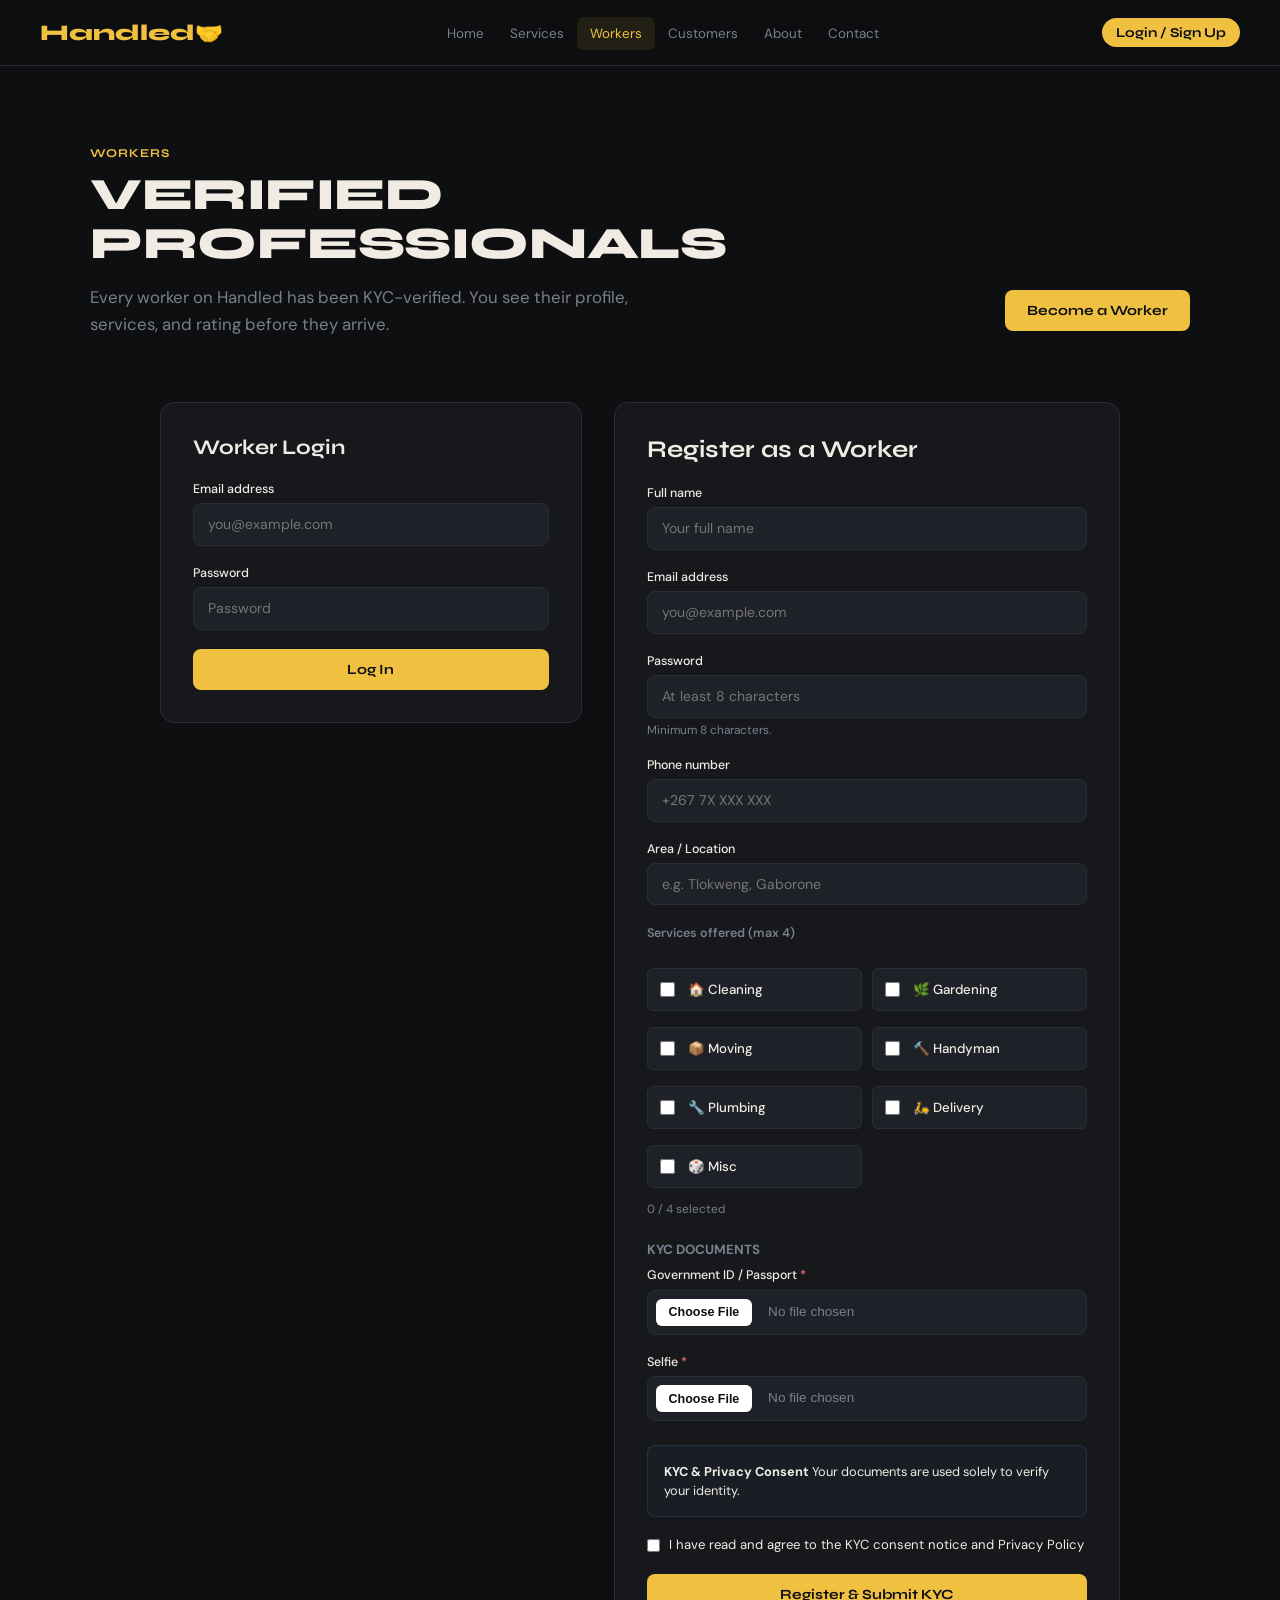
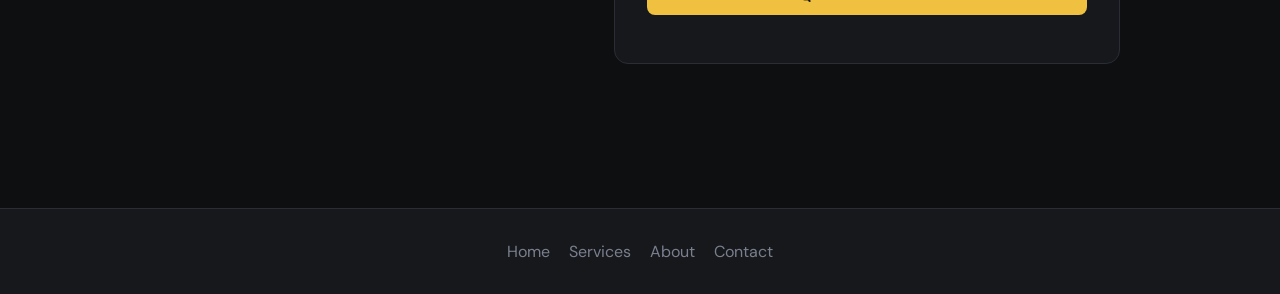
<file: workers.html>
<!DOCTYPE html>
<html lang="en">
<head>
  <meta charset="UTF-8" />
  <meta name="viewport" content="width=device-width, initial-scale=1.0" />
  <title>Handled - Workers Portal</title>
  <link rel="preconnect" href="https://fonts.googleapis.com" />
  <link href="https://fonts.googleapis.com/css2?family=Syne:wght@400;600;700;800&family=DM+Sans:wght@300;400;500;600&display=swap" rel="stylesheet" />
  <style>
    :root {
      --bg: #0e0f11; --surface: #16181c; --surface2: #1e2127; --border: #2a2d35;
      --accent: #f0c040; --text: #f0ece4; --muted: #7a7f8e; --radius: 14px; --radius-sm: 8px; --radius-xs: 6px; --success: #4ade80; --danger: #f87171;
    }
    *, *::before, *::after { box-sizing: border-box; margin: 0; padding: 0; }
    body { font-family: 'DM Sans', sans-serif; background: var(--bg); color: var(--text); padding-top: 66px;}
    h2, h3, h4 { font-family: 'Syne', sans-serif; }
    nav { position: fixed; top: 0; left: 0; right: 0; z-index: 1000; background: rgba(14,15,17,.92); display: flex; align-items: center; justify-content: space-between; padding: 0 2.5rem; height: 66px; border-bottom: 1px solid var(--border); }
    .nav-brand { font-family: 'Syne', sans-serif; font-weight: 800; color: var(--accent); text-decoration: none; font-size: 1.4rem;}
    .nav-links { display: flex; list-style: none; }
    .nav-links a { padding: 8px 13px; font-size: .84rem; color: var(--muted); text-decoration: none; }
    .nav-links a.active { color: var(--accent); background: rgba(240,192,64,.09); border-radius: 6px; }
    .nav-right { display: flex; align-items: center; gap: .8rem; }
    .nav-right a { font-size: .85rem; font-weight: 700; color: #0e0f11; background: var(--accent); text-decoration: none; padding: 6px 14px; border-radius: 20px; font-family: 'Syne', sans-serif; }
    .section { padding: 5rem 2.5rem; }
    .section-inner { max-width: 1100px; margin: 0 auto; }
    
    /* Verified Banner Area Styles */
    .verified-banner-row { display: flex; justify-content: space-between; align-items: flex-end; flex-wrap: wrap; gap: 2rem; margin-bottom: 4rem; text-align: left; }
    .verified-banner-text { flex: 1; min-width: 280px; }
    .verified-banner-label { font-size: .75rem; font-weight: 700; text-transform: uppercase; letter-spacing: .08em; color: var(--accent); font-family: 'Syne', sans-serif; margin-bottom: .6rem; }
    .verified-banner-title { font-size: clamp(2rem, 4vw, 2.8rem); font-weight: 800; text-transform: uppercase; letter-spacing: -0.01em; margin-bottom: 1rem; color: var(--text); line-height: 1.1; }
    .verified-banner-sub { color: var(--muted); max-width: 540px; font-size: 1.05rem; font-weight: 400; line-height: 1.6; }
    .verified-banner-btn-wrapper { margin-bottom: .4rem; }

    .auth-grid { display: grid; grid-template-columns: 1fr 1.2fr; gap: 2rem; max-width: 960px; margin: 0 auto; align-items: start; }
    @media(max-width:768px) { .auth-grid { grid-template-columns: 1fr; } }
    .auth-card { background: var(--surface); border: 1px solid var(--border); border-radius: var(--radius); padding: 2rem; }
    
    .form-group { margin-bottom: 1.2rem; }
    .form-group label { display: block; font-size: .78rem; font-weight: 500; margin-bottom: .4rem; color: var(--text); }
    .form-group input[type=text], .form-group input[type=email], .form-group input[type=password], .form-group input[type=tel] { 
      width: 100%; padding: .7rem .9rem; border: 1.5px solid var(--border); border-radius: var(--radius-sm); background: var(--surface2); color: var(--text); font-family: inherit; font-size: .88rem;
    }
    .form-group input:focus { outline: none; border-color: var(--accent); }
    .form-hint { font-size: .74rem; color: var(--muted); margin-top: .25rem; }
    
    .service-checkboxes { display: grid; grid-template-columns: 1fr 1fr; gap: .6rem; margin-bottom: .4rem; }
    .service-checkboxes label {
      display: flex; align-items: center; gap: .8rem; font-size: .83rem; cursor: pointer;
      padding: 12px; background: var(--surface2); border: 1px solid var(--border);
      border-radius: var(--radius-xs); transition: all .18s;
    }
    .service-checkboxes label:hover { border-color: rgba(240,192,64,.5); }
    .service-checkboxes input[type=checkbox] { accent-color: var(--accent); width: 15px; height: 15px; cursor: pointer; }

    .form-group input[type=file] {
      width: 100%; padding: .5rem; border: 1.5px solid var(--border); border-radius: var(--radius-sm); background: var(--surface2); color: var(--muted); font-size: .85rem; cursor: pointer;
    }
    .form-group input[type=file]::file-selector-button {
      background: #ffffff; color: #0e0f11; border: none; padding: .4rem .8rem; border-radius: var(--radius-xs); font-weight: 600; font-size: .78rem; margin-right: 1rem;
    }

    .kyc-consent { background: rgba(96,165,250,.04); border: 1px solid rgba(96,165,250,.15); border-radius: var(--radius-sm); padding: 1rem; font-size: .8rem; margin-top: 1.5rem; line-height: 1.5; }
    .checkbox-group { display: flex; align-items: flex-start; gap: .6rem; font-size: .82rem; margin: 1.2rem 0; line-height: 1.4; }
    .checkbox-group input[type=checkbox] { margin-top: 3px; accent-color: var(--accent); flex-shrink: 0; }

    .btn { display: inline-flex; align-items: center; justify-content: center; padding: 12px 22px; border-radius: var(--radius-sm); cursor: pointer; border: none; font-weight: 700; text-decoration: none; font-family: 'Syne', sans-serif; font-size: .88rem; transition: all .18s; }
    .btn-primary { background: var(--accent); color: #0e0f11; }
    .btn-primary:hover { background: #ffd055; transform: translateY(-1px); }
    .btn-outline { background: transparent; color: var(--text); border: 1px solid var(--border); }
    
    .dashboard { background: var(--surface); border: 1px solid var(--border); border-radius: var(--radius); padding: 2rem; }
    .task-list { display: flex; flex-direction: column; gap: 1rem; margin-top: 1rem; }
    .task-item { border: 1.5px solid var(--border); border-radius: var(--radius-sm); padding: 1.2rem 1.4rem; display: flex; justify-content: space-between; background: var(--surface2); }
    
    .alert { padding: .8rem 1.2rem; border-radius: var(--radius-sm); font-size: .85rem; margin-bottom: 1rem; }
    .alert-warning { background: rgba(240,192,64,.08); color: var(--accent); border: 1px solid rgba(240,192,64,.25); }
    .alert-info { background: rgba(96,165,250,.06); color: #60a5fa; border: 1px solid rgba(96,165,250,.2); text-align: center; font-size: .78rem; }
    .hidden { display: none !important; }
    footer { background: var(--surface); text-align: center; padding: 2rem; margin-top: 4rem; border-top: 1px solid var(--border); color: var(--muted); }
    footer a { color: var(--muted); text-decoration: none; margin: 0 .6rem; }
  </style>
</head>
<body>

<nav>
  <a class="nav-brand" href="index.html">Handled🤝</a>
  <ul class="nav-links">
    <li><a href="index.html">Home</a></li>
    <li><a href="services.html">Services</a></li>
    <li><a href="workers.html" class="active">Workers</a></li>
    <li><a href="customers.html">Customers</a></li>
    <li><a href="about.html">About</a></li>
    <li><a href="contact.html">Contact</a></li>
  </ul>
  <div class="nav-right" id="navAuthZone">
    <a href="customers.html">Login / Sign Up</a>
  </div>
</nav>

<div class="page" style="display:block;">
  <section class="section">
    <div class="section-inner">

      <div id="workerAuthSection">
        
        <div class="verified-banner-row">
          <div class="verified-banner-text">
            <p class="verified-banner-label">Workers</p>
            <h2 class="verified-banner-title">Verified Professionals</h2>
            <p class="verified-banner-sub">Every worker on Handled has been KYC-verified. You see their profile, services, and rating before they arrive.</p>
          </div>
          <div class="verified-banner-btn-wrapper">
            <button class="btn btn-primary" onclick="document.getElementById('wRegName').focus(); document.getElementById('wRegName').scrollIntoView({behavior: 'smooth'});">Become a Worker</button>
          </div>
        </div>

        <div class="auth-grid">
          <div class="auth-card">
            <h3 style="font-size: 1.3rem;">Worker Login</h3><br>
            <div class="form-group"><label>Email address</label><input type="email" id="wLoginEmail" placeholder="you@example.com" /></div>
            <div class="form-group"><label>Password</label><input type="password" id="wLoginPass" placeholder="Password" /></div>
            <div id="wLoginError" class="alert alert-warning hidden"></div>
            <button class="btn btn-primary" style="width:100%" onclick="workerLogin()">Log In</button>
          </div>
          
          <div class="auth-card">
            <h3 style="font-size: 1.5rem;">Register as a Worker</h3><br>
            <div class="form-group"><label>Full name</label><input type="text" id="wRegName" placeholder="Your full name" /></div>
            <div class="form-group"><label>Email address</label><input type="email" id="wRegEmail" placeholder="you@example.com" /></div>
            <div class="form-group">
              <label>Password</label>
              <input type="password" id="wRegPass" placeholder="At least 8 characters" />
              <div class="form-hint">Minimum 8 characters.</div>
            </div>
            <div class="form-group"><label>Phone number</label><input type="tel" id="wRegPhone" placeholder="+267 7X XXX XXX" /></div>
            <div class="form-group"><label>Area / Location</label><input type="text" id="wRegArea" placeholder="e.g. Tlokweng, Gaborone" /></div>
            
            <div class="form-group">
              <label style="font-weight: 600; color: var(--muted);">Services offered (max 4)</label><br>
              <div class="service-checkboxes" id="workerServiceChecks">
                <label><input type="checkbox" value="cleaning" onchange="enforceServiceLimit(this)"> 🏠 Cleaning</label>
                <label><input type="checkbox" value="gardening" onchange="enforceServiceLimit(this)"> 🌿 Gardening</label>
                <label><input type="checkbox" value="moving" onchange="enforceServiceLimit(this)"> 📦 Moving</label>
                <label><input type="checkbox" value="handyman" onchange="enforceServiceLimit(this)"> 🔨 Handyman</label>
                <label><input type="checkbox" value="plumbing" onchange="enforceServiceLimit(this)"> 🔧 Plumbing</label>
                <label><input type="checkbox" value="delivery" onchange="enforceServiceLimit(this)"> 🛵 Delivery</label>
                <label><input type="checkbox" value="misc" onchange="enforceServiceLimit(this)"> 🎲 Misc</label>
              </div>
              <div class="form-hint" id="serviceCountHint" style="color: var(--muted);">0 / 4 selected</div>
            </div>
            
            <div style="margin-top: 1.5rem;">
              <label style="display:block; font-size:.83rem; font-weight:700; margin-bottom:.6rem; text-transform: uppercase; color: var(--muted);">KYC Documents</label>
              <div class="form-group"><label>Government ID / Passport <span style="color:var(--danger)">*</span></label><input type="file" id="kycId" /></div>
              <div class="form-group"><label>Selfie <span style="color:var(--danger)">*</span></label><input type="file" id="kycSelfie" /></div>
            </div>
            
            <div class="kyc-consent">
              <strong>KYC & Privacy Consent</strong>
              Your documents are used solely to verify your identity.
            </div>
            
            <div class="checkbox-group">
              <input type="checkbox" id="kycConsent" />
              <label for="kycConsent">I have read and agree to the KYC consent notice and Privacy Policy</label>
            </div>
            
            <div id="wRegError" class="alert alert-warning hidden"></div>
            <button class="btn btn-primary" style="width:100%; margin-bottom: 1rem;" onclick="workerRegister()">Register & Submit KYC</button>
          </div>
        </div>
      </div>

      <div id="workerDashboard" class="hidden">
        <div class="dashboard">
          <div style="display:flex; justify-content:space-between; align-items:center">
            <div><h3 id="workerWelcome">Welcome back</h3><p style="color:var(--muted); font-size:0.85rem">KYC Status: Approved</p></div>
            <button class="btn btn-outline" onclick="workerLogout()">Log out</button>
          </div>
          <br><hr style="border-color:var(--border)"><br>
          <h4>Available Job Stream Feed</h4>
          <div id="workerJobList" class="task-list">Searching active feed...</div>
        </div>
      </div>

    </div>
  </section>
  <footer>
    <a href="index.html">Home</a><a href="services.html">Services</a><a href="about.html">About</a><a href="contact.html">Contact</a>
  </footer>
</div>

<script>
let state = { currentUser: null, tasks: [], workers: [], customers: [] };

function loadState(){ 
  try { 
    const s = localStorage.getItem('handled_state'); 
    if(s){
      const d = JSON.parse(s); 
      if(d.tasks) state.tasks = d.tasks; 
      if(d.workers) state.workers = d.workers; 
      if(d.customers) state.customers = d.customers;
    } 
    const sessionUser = localStorage.getItem('handled_current_user');
    if(sessionUser) { state.currentUser = JSON.parse(sessionUser); }
  } catch(e){} 
}

function saveState(){ 
  try { 
    localStorage.setItem('handled_state', JSON.stringify({tasks:state.tasks, workers:state.workers, customers:state.customers})); 
    if(state.currentUser) {
      localStorage.setItem('handled_current_user', JSON.stringify(state.currentUser));
    } else {
      localStorage.removeItem('handled_current_user');
    }
  } catch(e){} 
}

window.addEventListener('DOMContentLoaded', () => {
  loadState();
  if(state.currentUser) {
    if(document.getElementById('workerDashboard')) {
      showDashboard(state.currentUser.name);
    }
  }
});

function enforceServiceLimit(cb){
  const checked = [...document.querySelectorAll('#workerServiceChecks input:checked')];
  if(checked.length > 4){
    cb.checked = false;
    alert('Maximum 4 services can be selected.');
    return;
  }
  document.getElementById('serviceCountHint').textContent = checked.length + ' / 4 selected';
}

function workerLogin(){
  const email=document.getElementById('wLoginEmail').value.trim(); const pass=document.getElementById('wLoginPass').value;
  const errEl=document.getElementById('wLoginError'); errEl.classList.add('hidden');
  const worker=state.workers.find(w=>w.email===email&&w.password===pass);
  if(!worker){ errEl.textContent='Invalid credentials.'; errEl.classList.remove('hidden'); return; }
  state.currentUser=worker;
  saveState();
  showDashboard(worker.name);
}

function workerRegister(){
  const name=document.getElementById('wRegName').value.trim(); 
  const email=document.getElementById('wRegEmail').value.trim(); 
  const pass=document.getElementById('wRegPass').value;
  const phone=document.getElementById('wRegPhone').value.trim();
  const area=document.getElementById('wRegArea').value.trim();
  const consent=document.getElementById('kycConsent').checked;
  const idFile=document.getElementById('kycId').files.length;
  const selfieFile=document.getElementById('kycSelfie').files.length;
  const errEl=document.getElementById('wRegError'); errEl.classList.add('hidden');
  
  if(!name || !email || !pass || !phone || !area){ errEl.textContent='Please fill in all fields.'; errEl.classList.remove('hidden'); return; }
  if(pass.length < 8){ errEl.textContent='Password must be at least 8 characters.'; errEl.classList.remove('hidden'); return; }
  if(!consent){ errEl.textContent='You must check the consent box to register.'; errEl.classList.remove('hidden'); return; }
  if(idFile === 0 || selfieFile === 0){ errEl.textContent='ID and Selfie files are mandatory.'; errEl.classList.remove('hidden'); return; }
  
  const worker={id:Date.now(), name, email, password:pass, phone, area}; 
  state.workers.push(worker); 
  state.currentUser=worker;
  saveState();
  showDashboard(name);
}

function showDashboard(name){
  document.getElementById('workerAuthSection').classList.add('hidden');
  document.getElementById('workerDashboard').classList.remove('hidden');
  document.getElementById('workerWelcome').textContent='Welcome, '+name;
  document.getElementById('navAuthZone').innerHTML = `<span style="font-size:0.85rem;color:var(--accent)">👷 ${name}</span>`;
  renderAvailableJobs();
}

function renderAvailableJobs(){
  const list=document.getElementById('workerJobList');
  if(!state.tasks.length){ list.innerHTML='<p style="color:var(--muted)">No jobs pending execution.</p>'; return; }
  list.innerHTML=state.tasks.map(t=>`<div class="task-item"><div><strong>${t.subLabel}</strong></div><button class="btn btn-primary" onclick="alert('Accepted!')">Accept Job</button></div>`).join('');
}

// Fixed logout logic to clear current user sessions properly
function workerLogout(){ 
  localStorage.removeItem('handled_current_user');
  window.location.reload(); 
}
</script>
</body>
</html>
</file>
